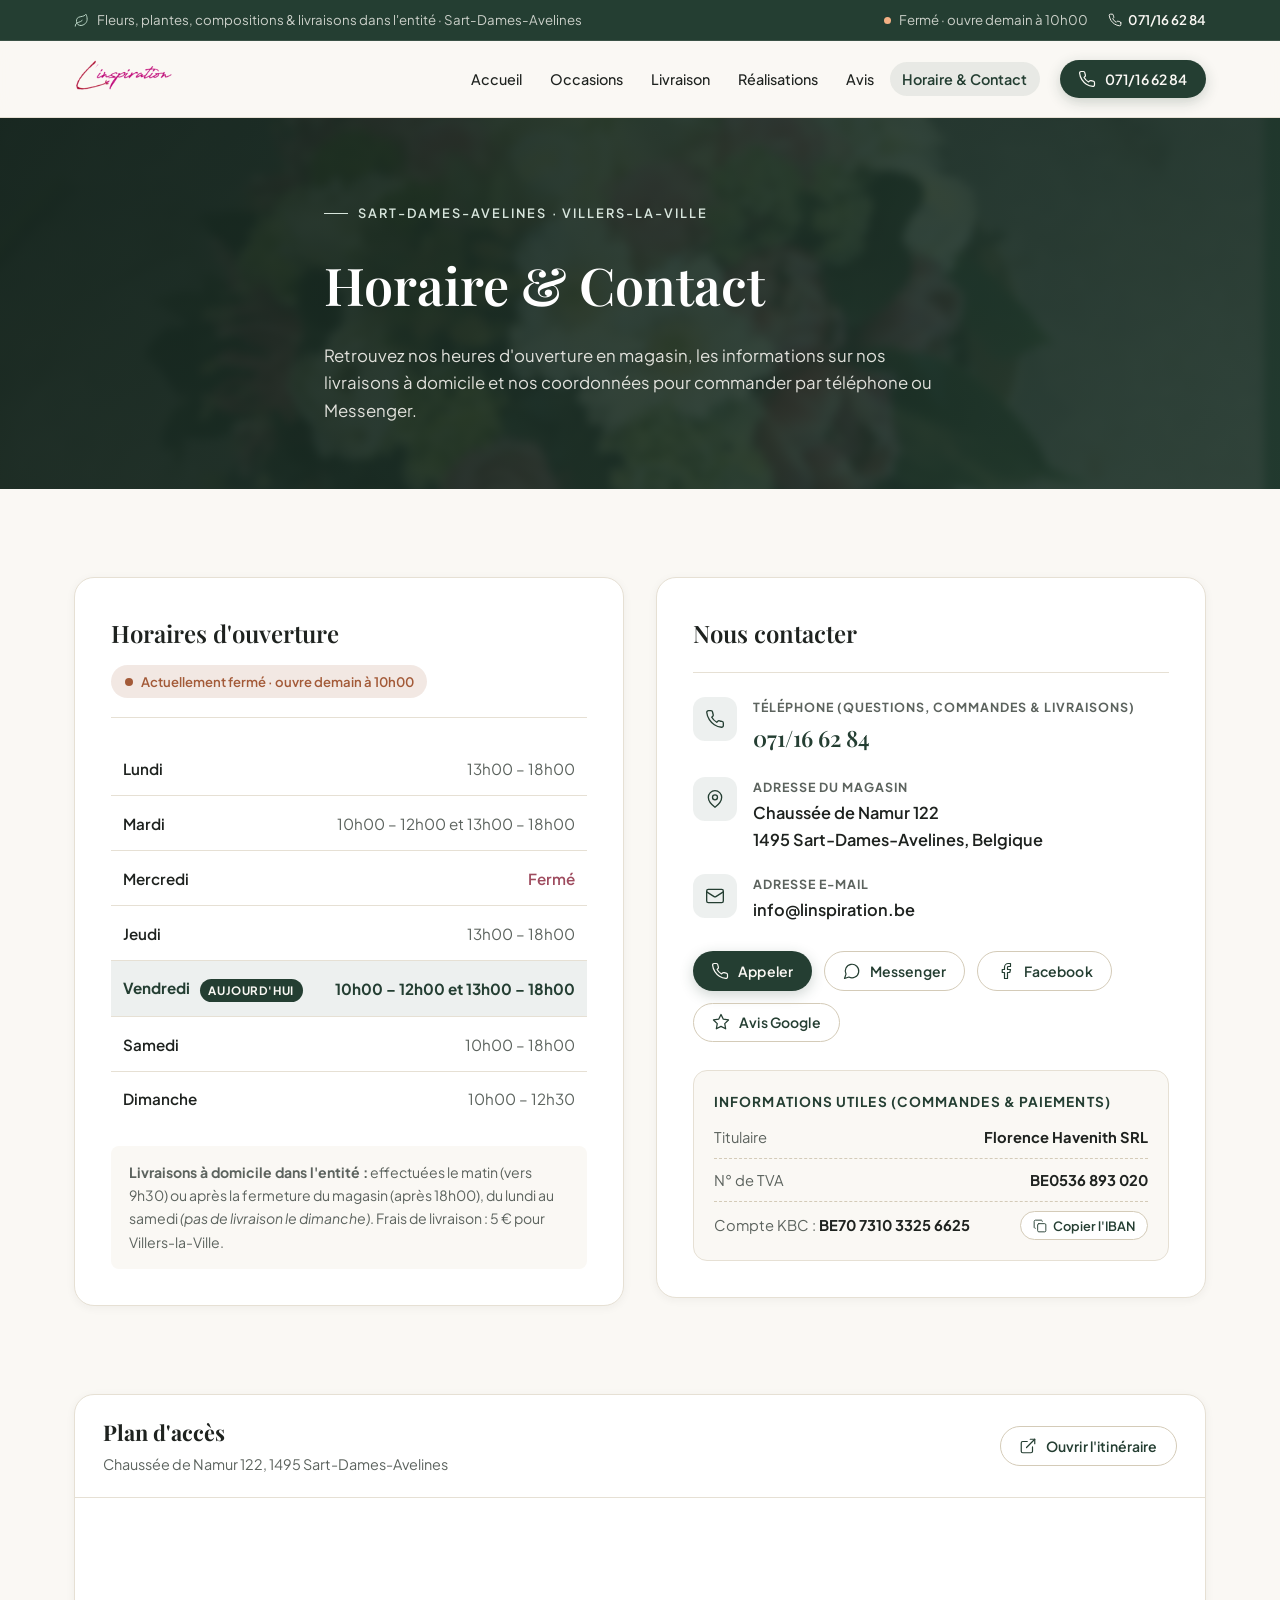
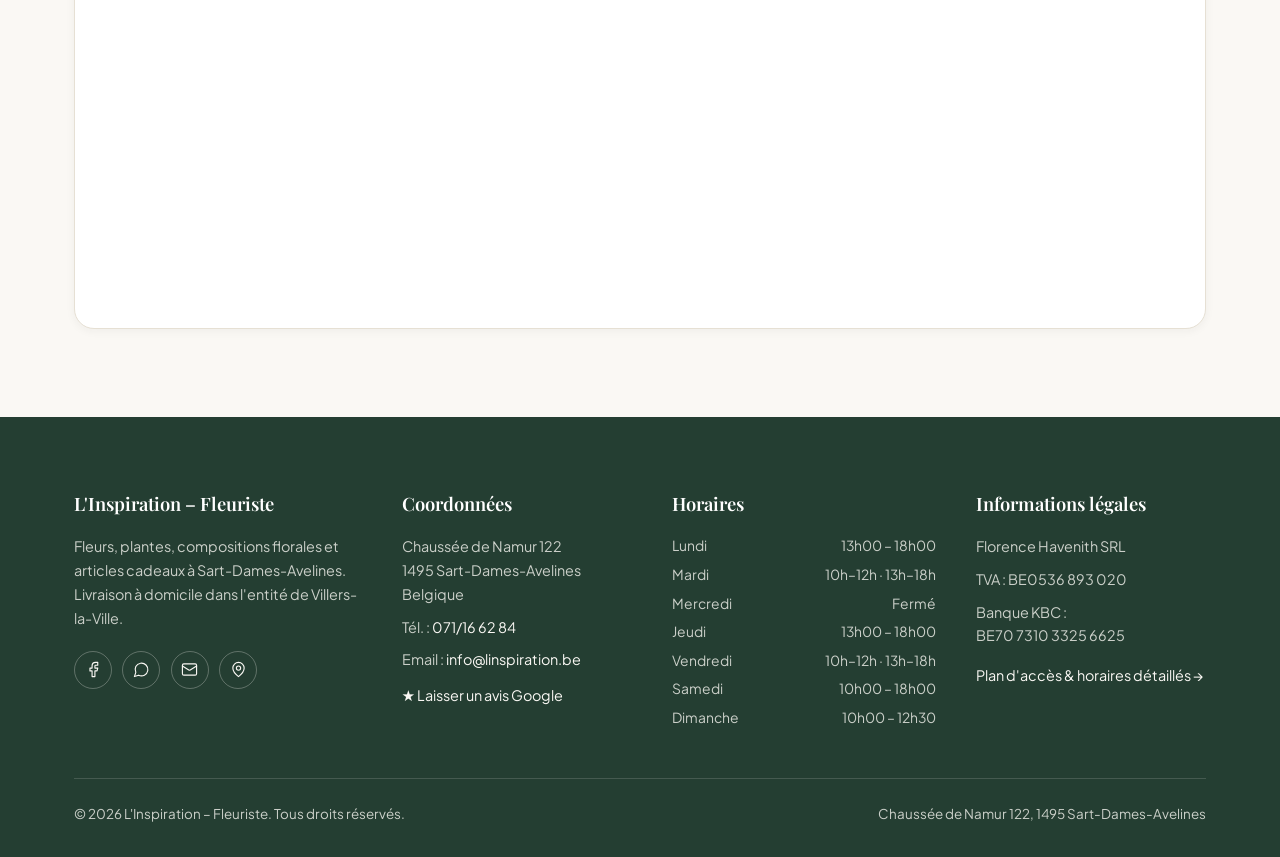
<file: horaire-contact.html>
<!DOCTYPE html>
<html lang="fr">
<head>
  <meta charset="UTF-8">
  <meta name="viewport" content="width=device-width, initial-scale=1.0">
  <title>Horaire &amp; Contact – L'Inspiration – Fleuriste</title>
  <meta name="description" content="Consultez les horaires d'ouverture, les modalités de livraison à domicile, le plan d'accès et les coordonnées de L'Inspiration – Fleuriste à Sart-Dames-Avelines.">
  <!-- Retirer cette balise lors de la mise en production finale -->
  <meta name="robots" content="noindex, nofollow">

  <link rel="preconnect" href="https://fonts.googleapis.com">
  <link rel="preconnect" href="https://fonts.gstatic.com" crossorigin>
  <link href="https://fonts.googleapis.com/css2?family=Playfair+Display:ital,wght@0,500;0,600;0,700;1,400&family=Plus+Jakarta+Sans:wght@400;500;600;700&display=swap" rel="stylesheet">
  <link rel="stylesheet" href="styles.css">
</head>
<body>
  <!-- Top bar -->
  <div class="topbar">
    <div class="container topbar__inner">
      <div class="topbar__left">
        <svg viewBox="0 0 24 24" fill="none" stroke="currentColor" stroke-width="1.6" stroke-linecap="round" stroke-linejoin="round" aria-hidden="true"><path d="M11 20A7 7 0 0 1 9.8 6.1C15.5 5 17 4.48 19 2c1 2 2 4.18 2 8 0 5.5-4.78 10-10 10Z"/><path d="M2 21c0-3 1.85-5.36 5.08-6C9.5 14.52 12 13 13 12"/></svg>
        <span>Fleurs, plantes, compositions &amp; livraisons dans l'entité · Sart-Dames-Avelines</span>
      </div>
      <div class="topbar__right">
        <span class="topbar__status js-open-status" data-status-format="short">
          <span class="status-dot" aria-hidden="true"></span>
          <span class="js-status-text">Horaires d'ouverture</span>
        </span>
        <a href="tel:+3271166284" class="topbar__phone">
          <svg viewBox="0 0 24 24" fill="none" stroke="currentColor" stroke-width="1.6" stroke-linecap="round" stroke-linejoin="round" aria-hidden="true"><path d="M22 16.92v3a2 2 0 0 1-2.18 2 19.79 19.79 0 0 1-8.63-3.07 19.5 19.5 0 0 1-6-6 19.79 19.79 0 0 1-3.07-8.67A2 2 0 0 1 4.11 2h3a2 2 0 0 1 2 1.72 12.84 12.84 0 0 0 .7 2.81 2 2 0 0 1-.45 2.11L8.09 9.91a16 16 0 0 0 6 6l1.27-1.27a2 2 0 0 1 2.11-.45 12.84 12.84 0 0 0 2.81.7A2 2 0 0 1 22 16.92z"/></svg>
          <span>071/16 62 84</span>
        </a>
      </div>
    </div>
  </div>

  <!-- Navigation principale -->
  <header class="navbar">
    <div class="container navbar__inner">
      <a href="index.html" class="navbar__brand" aria-label="L'Inspiration – Fleuriste, retour à l'accueil">
        <img src="assets/cropped-001-e1586112991215.png" alt="Logo L'Inspiration – Fleuriste" class="navbar__logo" width="104" height="48">
      </a>

      <nav class="navbar__menu" id="main-menu" aria-label="Navigation principale">
        <ul class="navbar__links">
          <li><a href="index.html" class="navbar__link">Accueil</a></li>
          <li><a href="index.html#occasions" class="navbar__link">Occasions</a></li>
          <li><a href="index.html#livraison" class="navbar__link">Livraison</a></li>
          <li><a href="index.html#realisations" class="navbar__link">Réalisations</a></li>
          <li><a href="index.html#avis" class="navbar__link">Avis</a></li>
          <li><a href="horaire-contact.html" class="navbar__link" aria-current="page">Horaire &amp; Contact</a></li>
        </ul>
        <a href="tel:+3271166284" class="btn btn--primary btn--sm">
          <svg viewBox="0 0 24 24" fill="none" stroke="currentColor" stroke-width="1.6" stroke-linecap="round" stroke-linejoin="round" aria-hidden="true"><path d="M22 16.92v3a2 2 0 0 1-2.18 2 19.79 19.79 0 0 1-8.63-3.07 19.5 19.5 0 0 1-6-6 19.79 19.79 0 0 1-3.07-8.67A2 2 0 0 1 4.11 2h3a2 2 0 0 1 2 1.72 12.84 12.84 0 0 0 .7 2.81 2 2 0 0 1-.45 2.11L8.09 9.91a16 16 0 0 0 6 6l1.27-1.27a2 2 0 0 1 2.11-.45 12.84 12.84 0 0 0 2.81.7A2 2 0 0 1 22 16.92z"/></svg>
          <span>071/16 62 84</span>
        </a>
      </nav>

      <button type="button" class="navbar__toggle" aria-label="Ouvrir le menu" aria-expanded="false" aria-controls="main-menu">
        <span></span>
        <span></span>
        <span></span>
      </button>
    </div>
  </header>

  <main>
    <!-- En-tête de page -->
    <section class="page-hero">
      <img src="assets/vasque-1920x1080.jpg" alt="" class="page-hero__bg" aria-hidden="true">
      <div class="page-hero__overlay" aria-hidden="true"></div>
      <div class="container page-hero__inner">
        <p class="hero__eyebrow">Sart-Dames-Avelines · Villers-la-Ville</p>
        <h1 class="page-hero__title">Horaire &amp; Contact</h1>
        <p class="page-hero__lead">
          Retrouvez nos heures d'ouverture en magasin, les informations sur nos livraisons à domicile et nos coordonnées pour commander par téléphone ou Messenger.
        </p>
      </div>
    </section>

    <!-- Grille Horaires + Coordonnées -->
    <section class="section">
      <div class="container contact-grid">
        <!-- Carte Horaires -->
        <div class="info-card reveal">
          <div class="info-card__head">
            <h2 class="info-card__title">Horaires d'ouverture</h2>
            <span class="status-pill js-open-status" data-status-format="long">
              <span class="status-dot" aria-hidden="true"></span>
              <span class="js-status-text">Vérification...</span>
            </span>
          </div>

          <table class="hours-table" aria-label="Horaires d'ouverture de la boutique">
            <tbody>
              <tr data-day-index="1">
                <th scope="row">Lundi</th>
                <td>13h00 – 18h00</td>
              </tr>
              <tr data-day-index="2">
                <th scope="row">Mardi</th>
                <td>10h00 – 12h00 et 13h00 – 18h00</td>
              </tr>
              <tr data-day-index="3">
                <th scope="row">Mercredi</th>
                <td class="is-closed-day">Fermé</td>
              </tr>
              <tr data-day-index="4">
                <th scope="row">Jeudi</th>
                <td>13h00 – 18h00</td>
              </tr>
              <tr data-day-index="5">
                <th scope="row">Vendredi</th>
                <td>10h00 – 12h00 et 13h00 – 18h00</td>
              </tr>
              <tr data-day-index="6">
                <th scope="row">Samedi</th>
                <td>10h00 – 18h00</td>
              </tr>
              <tr data-day-index="0">
                <th scope="row">Dimanche</th>
                <td>10h00 – 12h30</td>
              </tr>
            </tbody>
          </table>

          <p class="hours-note">
            <strong>Livraisons à domicile dans l'entité :</strong> effectuées le matin (vers 9h30) ou après la fermeture du magasin (après 18h00), du lundi au samedi <em>(pas de livraison le dimanche)</em>. Frais de livraison : 5 € pour Villers-la-Ville.
          </p>
        </div>

        <!-- Carte Coordonnées & Paiement -->
        <div class="info-card reveal">
          <div class="info-card__head">
            <h2 class="info-card__title">Nous contacter</h2>
          </div>

          <div class="contact-list">
            <div class="contact-item">
              <div class="contact-item__icon"><svg viewBox="0 0 24 24" fill="none" stroke="currentColor" stroke-width="1.6" stroke-linecap="round" stroke-linejoin="round" aria-hidden="true"><path d="M22 16.92v3a2 2 0 0 1-2.18 2 19.79 19.79 0 0 1-8.63-3.07 19.5 19.5 0 0 1-6-6 19.79 19.79 0 0 1-3.07-8.67A2 2 0 0 1 4.11 2h3a2 2 0 0 1 2 1.72 12.84 12.84 0 0 0 .7 2.81 2 2 0 0 1-.45 2.11L8.09 9.91a16 16 0 0 0 6 6l1.27-1.27a2 2 0 0 1 2.11-.45 12.84 12.84 0 0 0 2.81.7A2 2 0 0 1 22 16.92z"/></svg></div>
              <div>
                <span class="contact-item__label">Téléphone (questions, commandes &amp; livraisons)</span>
                <a href="tel:+3271166284" class="contact-item__value contact-item__value--lg contact-item__link">071/16 62 84</a>
              </div>
            </div>

            <div class="contact-item">
              <div class="contact-item__icon"><svg viewBox="0 0 24 24" fill="none" stroke="currentColor" stroke-width="1.6" stroke-linecap="round" stroke-linejoin="round" aria-hidden="true"><path d="M20 10c0 6-8 12-8 12s-8-6-8-12a8 8 0 0 1 16 0Z"/><circle cx="12" cy="10" r="3"/></svg></div>
              <div>
                <span class="contact-item__label">Adresse du magasin</span>
                <address class="contact-item__value">
                  Chaussée de Namur 122<br>
                  1495 Sart-Dames-Avelines, Belgique
                </address>
              </div>
            </div>

            <div class="contact-item">
              <div class="contact-item__icon"><svg viewBox="0 0 24 24" fill="none" stroke="currentColor" stroke-width="1.6" stroke-linecap="round" stroke-linejoin="round" aria-hidden="true"><rect width="20" height="16" x="2" y="4" rx="2"/><path d="m22 7-8.97 5.7a1.94 1.94 0 0 1-2.06 0L2 7"/></svg></div>
              <div>
                <span class="contact-item__label">Adresse e-mail</span>
                <a href="mailto:info@linspiration.be" class="contact-item__value contact-item__link">info@linspiration.be</a>
              </div>
            </div>
          </div>

          <div class="contact-actions">
            <a href="tel:+3271166284" class="btn btn--primary btn--sm">
              <svg viewBox="0 0 24 24" fill="none" stroke="currentColor" stroke-width="1.6" stroke-linecap="round" stroke-linejoin="round" aria-hidden="true"><path d="M22 16.92v3a2 2 0 0 1-2.18 2 19.79 19.79 0 0 1-8.63-3.07 19.5 19.5 0 0 1-6-6 19.79 19.79 0 0 1-3.07-8.67A2 2 0 0 1 4.11 2h3a2 2 0 0 1 2 1.72 12.84 12.84 0 0 0 .7 2.81 2 2 0 0 1-.45 2.11L8.09 9.91a16 16 0 0 0 6 6l1.27-1.27a2 2 0 0 1 2.11-.45 12.84 12.84 0 0 0 2.81.7A2 2 0 0 1 22 16.92z"/></svg>
              <span>Appeler</span>
            </a>
            <a href="https://www.messenger.com/t/1803857509942127" target="_blank" rel="noopener noreferrer" class="btn btn--outline btn--sm">
              <svg viewBox="0 0 24 24" fill="none" stroke="currentColor" stroke-width="1.6" stroke-linecap="round" stroke-linejoin="round" aria-hidden="true"><path d="M7.9 20A9 9 0 1 0 4 16.1L2 22Z"/></svg>
              <span>Messenger</span>
            </a>
            <a href="https://www.facebook.com/p/Linspiration-100057343633912/?locale=fr_FR" target="_blank" rel="noopener noreferrer" class="btn btn--outline btn--sm">
              <svg viewBox="0 0 24 24" fill="none" stroke="currentColor" stroke-width="1.6" stroke-linecap="round" stroke-linejoin="round" aria-hidden="true"><path d="M18 2h-3a5 5 0 0 0-5 5v3H7v4h3v8h4v-8h3l1-4h-4V7a1 1 0 0 1 1-1h3z"/></svg>
              <span>Facebook</span>
            </a>
            <a href="https://search.google.com/local/writereview?placeid=ChIJPRrcogcrwkcR54Jz701hMEM" target="_blank" rel="noopener noreferrer" class="btn btn--outline btn--sm">
              <svg viewBox="0 0 24 24" fill="none" stroke="currentColor" stroke-width="1.7" stroke-linecap="round" stroke-linejoin="round" aria-hidden="true"><polygon points="12 2 15.09 8.26 22 9.27 17 14.14 18.18 21.02 12 17.77 5.82 21.02 7 14.14 2 9.27 8.91 8.26 12 2"/></svg>
              <span>Avis Google</span>
            </a>
          </div>

          <div class="payment-box">
            <h3 class="payment-box__title">Informations utiles (commandes &amp; paiements)</h3>
            <div class="payment-box__row">
              <span>Titulaire</span>
              <strong>Florence Havenith SRL</strong>
            </div>
            <div class="payment-box__row">
              <span>N° de TVA</span>
              <strong>BE0536 893 020</strong>
            </div>
            <div class="payment-box__row">
              <span>Compte KBC : <strong>BE70 7310 3325 6625</strong></span>
              <button type="button" class="copy-btn js-copy-iban" data-copy="BE70 7310 3325 6625">
                <svg viewBox="0 0 24 24" fill="none" stroke="currentColor" stroke-width="1.6" stroke-linecap="round" stroke-linejoin="round" aria-hidden="true"><rect width="14" height="14" x="8" y="8" rx="2" ry="2"/><path d="M4 16c-1.1 0-2-.9-2-2V4c0-1.1.9-2 2-2h10c1.1 0 2 .9 2 2"/></svg>
                <span class="js-copy-label">Copier l'IBAN</span>
              </button>
            </div>
          </div>
        </div>
      </div>
    </section>

    <!-- Carte interactive -->
    <section class="section map-section">
      <div class="container">
        <div class="map-card reveal">
          <div class="map-card__bar">
            <div>
              <h2>Plan d'accès</h2>
              <span style="font-size: 0.9rem; color: var(--text-muted);">Chaussée de Namur 122, 1495 Sart-Dames-Avelines</span>
            </div>
            <a href="https://goo.gl/maps/VJ64r3A7Ef9FLyR17" target="_blank" rel="noopener noreferrer" class="btn btn--outline btn--sm">
              <svg viewBox="0 0 24 24" fill="none" stroke="currentColor" stroke-width="1.6" stroke-linecap="round" stroke-linejoin="round" aria-hidden="true"><path d="M18 13v6a2 2 0 0 1-2 2H5a2 2 0 0 1-2-2V8a2 2 0 0 1 2-2h6"/><polyline points="15 3 21 3 21 9"/><line x1="10" x2="21" y1="14" y2="3"/></svg>
              <span>Ouvrir l'itinéraire</span>
            </a>
          </div>
          <iframe
            class="map-card__frame"
            title="Plan d'accès – L'Inspiration Fleuriste à Sart-Dames-Avelines"
            src="https://maps.google.com/maps?q=Chauss%C3%A9e%20de%20Namur,%20122%201495%20Sart-Dames-Avelines&z=14&output=embed&iwloc=near"
            loading="lazy"
            referrerpolicy="no-referrer-when-downgrade"
            allowfullscreen>
          </iframe>
        </div>
      </div>
    </section>
  </main>

  <!-- Pied de page -->
  <footer class="footer">
    <div class="container">
      <div class="footer__grid">
        <div>
          <h3 class="footer__title">L'Inspiration – Fleuriste</h3>
          <p class="footer__text">Fleurs, plantes, compositions florales et articles cadeaux à Sart-Dames-Avelines. Livraison à domicile dans l'entité de Villers-la-Ville.</p>
          <div class="footer__socials">
            <a href="https://www.facebook.com/p/Linspiration-100057343633912/?locale=fr_FR" target="_blank" rel="noopener noreferrer" class="footer__social" aria-label="Facebook">
              <svg viewBox="0 0 24 24" fill="none" stroke="currentColor" stroke-width="1.6" stroke-linecap="round" stroke-linejoin="round" aria-hidden="true"><path d="M18 2h-3a5 5 0 0 0-5 5v3H7v4h3v8h4v-8h3l1-4h-4V7a1 1 0 0 1 1-1h3z"/></svg>
            </a>
            <a href="https://www.messenger.com/t/1803857509942127" target="_blank" rel="noopener noreferrer" class="footer__social" aria-label="Messenger">
              <svg viewBox="0 0 24 24" fill="none" stroke="currentColor" stroke-width="1.6" stroke-linecap="round" stroke-linejoin="round" aria-hidden="true"><path d="M7.9 20A9 9 0 1 0 4 16.1L2 22Z"/></svg>
            </a>
            <a href="mailto:info@linspiration.be" class="footer__social" aria-label="Envoyer un email">
              <svg viewBox="0 0 24 24" fill="none" stroke="currentColor" stroke-width="1.6" stroke-linecap="round" stroke-linejoin="round" aria-hidden="true"><rect width="20" height="16" x="2" y="4" rx="2"/><path d="m22 7-8.97 5.7a1.94 1.94 0 0 1-2.06 0L2 7"/></svg>
            </a>
            <a href="https://goo.gl/maps/VJ64r3A7Ef9FLyR17" target="_blank" rel="noopener noreferrer" class="footer__social" aria-label="Voir sur Google Maps">
              <svg viewBox="0 0 24 24" fill="none" stroke="currentColor" stroke-width="1.6" stroke-linecap="round" stroke-linejoin="round" aria-hidden="true"><path d="M20 10c0 6-8 12-8 12s-8-6-8-12a8 8 0 0 1 16 0Z"/><circle cx="12" cy="10" r="3"/></svg>
            </a>
          </div>
        </div>

        <div>
          <h3 class="footer__title">Coordonnées</h3>
          <address class="footer__text">
            Chaussée de Namur 122<br>
            1495 Sart-Dames-Avelines<br>
            Belgique
          </address>
          <p class="footer__text">
            Tél. : <a href="tel:+3271166284" class="footer__link">071/16 62 84</a>
          </p>
          <p class="footer__text">
            Email : <a href="mailto:info@linspiration.be" class="footer__link">info@linspiration.be</a>
          </p>
          <p class="footer__text" style="margin-top: 0.75rem;">
            <a href="https://search.google.com/local/writereview?placeid=ChIJPRrcogcrwkcR54Jz701hMEM" target="_blank" rel="noopener noreferrer" class="footer__link">★ Laisser un avis Google</a>
          </p>
        </div>

        <div>
          <h3 class="footer__title">Horaires</h3>
          <ul class="footer__hours">
            <li><span>Lundi</span><span>13h00 – 18h00</span></li>
            <li><span>Mardi</span><span>10h–12h · 13h–18h</span></li>
            <li><span>Mercredi</span><span>Fermé</span></li>
            <li><span>Jeudi</span><span>13h00 – 18h00</span></li>
            <li><span>Vendredi</span><span>10h–12h · 13h–18h</span></li>
            <li><span>Samedi</span><span>10h00 – 18h00</span></li>
            <li><span>Dimanche</span><span>10h00 – 12h30</span></li>
          </ul>
        </div>

        <div>
          <h3 class="footer__title">Informations légales</h3>
          <p class="footer__text">Florence Havenith SRL</p>
          <p class="footer__text">TVA : BE0536 893 020</p>
          <p class="footer__text">Banque KBC :<br>BE70 7310 3325 6625</p>
          <p class="footer__text" style="margin-top: 1rem;">
            <a href="horaire-contact.html" class="footer__link">Plan d'accès &amp; horaires détaillés →</a>
          </p>
        </div>
      </div>

      <div class="footer__bottom">
        <span>© 2026 L'Inspiration – Fleuriste. Tous droits réservés.</span>
        <span>Chaussée de Namur 122, 1495 Sart-Dames-Avelines</span>
      </div>
    </div>
  </footer>

  <script src="script.js" defer></script>
</body>
</html>
</file>
<file: styles.css>
/* ==========================================================================
   L'Inspiration – Fleuriste | Stylesheet
   Esthétique : Atelier Botanique Éditorial
   ========================================================================== */

:root {
  /* Palette */
  --bg-primary: #FAF8F4;
  --bg-secondary: #F1EDE4;
  --surface: #FFFFFF;
  --border: #E6E0D4;
  --border-strong: #D4CBB8;

  --primary: #243E32;
  --primary-hover: #1A2E25;
  --primary-soft: rgba(36, 62, 50, 0.08);
  --accent: #9E4B5E;
  --accent-soft: rgba(158, 75, 94, 0.1);
  --gold: #C88A2E;

  --text-main: #1E221F;
  --text-muted: #5C635E;
  --text-on-dark: #FAF8F4;
  --text-on-dark-muted: rgba(250, 248, 244, 0.78);

  --status-open: #2E7D4F;
  --status-open-bg: rgba(46, 125, 79, 0.14);
  --status-closed: #A35A38;
  --status-closed-bg: rgba(163, 90, 56, 0.14);

  /* Typographie */
  --font-serif: "Playfair Display", Georgia, "Times New Roman", serif;
  --font-sans: "Plus Jakarta Sans", -apple-system, BlinkMacSystemFont, "Segoe UI", sans-serif;

  /* Rayons & Ombres */
  --radius-sm: 8px;
  --radius-md: 14px;
  --radius-lg: 20px;
  --radius-pill: 9999px;

  --shadow-sm: 0 2px 10px rgba(30, 34, 31, 0.05);
  --shadow-md: 0 10px 30px rgba(30, 34, 31, 0.08);
  --shadow-lg: 0 20px 50px rgba(20, 30, 25, 0.18);

  /* Transitions */
  --ease: cubic-bezier(0.22, 1, 0.36, 1);
  --t-fast: 180ms var(--ease);
  --t-normal: 300ms var(--ease);
  --t-slow: 500ms var(--ease);

  /* Layout */
  --container: 1180px;
  --nav-height: 76px;
}

/* Reset & Base
   ========================================================================== */
*,
*::before,
*::after {
  box-sizing: border-box;
}

html {
  scroll-behavior: smooth;
  -webkit-text-size-adjust: 100%;
}

body {
  margin: 0;
  font-family: var(--font-sans);
  font-size: 16px;
  line-height: 1.65;
  color: var(--text-main);
  background-color: var(--bg-primary);
  -webkit-font-smoothing: antialiased;
  -moz-osx-font-smoothing: grayscale;
}

img {
  display: block;
  max-width: 100%;
  height: auto;
}

a {
  color: inherit;
  text-decoration: none;
}

ul,
ol {
  margin: 0;
  padding: 0;
  list-style: none;
}

button {
  font-family: inherit;
  font-size: inherit;
  color: inherit;
  background: none;
  border: none;
  cursor: pointer;
}

address {
  font-style: normal;
}

:focus-visible {
  outline: 2px solid var(--accent);
  outline-offset: 3px;
}

.sr-only {
  position: absolute;
  width: 1px;
  height: 1px;
  padding: 0;
  margin: -1px;
  overflow: hidden;
  clip: rect(0, 0, 0, 0);
  white-space: nowrap;
  border: 0;
}

.container {
  width: 100%;
  max-width: var(--container);
  margin: 0 auto;
  padding: 0 1.5rem;
}

/* Boutons & Badges
   ========================================================================== */
.btn {
  display: inline-flex;
  align-items: center;
  justify-content: center;
  gap: 0.55rem;
  padding: 0.85rem 1.5rem;
  border-radius: var(--radius-pill);
  font-size: 0.94rem;
  font-weight: 600;
  letter-spacing: 0.01em;
  line-height: 1.2;
  transition: background-color var(--t-fast), color var(--t-fast), border-color var(--t-fast), transform var(--t-fast), box-shadow var(--t-fast);
  white-space: nowrap;
}

.btn svg {
  width: 18px;
  height: 18px;
  flex-shrink: 0;
}

.btn:active {
  transform: translateY(1px);
}

.btn--primary {
  background-color: var(--primary);
  color: var(--text-on-dark);
  box-shadow: 0 4px 14px rgba(36, 62, 50, 0.22);
}

.btn--primary:hover {
  background-color: var(--primary-hover);
  transform: translateY(-1px);
  box-shadow: 0 8px 20px rgba(36, 62, 50, 0.28);
}

.btn--light {
  background-color: var(--bg-primary);
  color: var(--primary);
  box-shadow: 0 4px 16px rgba(0, 0, 0, 0.16);
}

.btn--light:hover {
  background-color: #FFFFFF;
  transform: translateY(-1px);
}

.btn--outline-light {
  background-color: rgba(250, 248, 244, 0.12);
  color: var(--text-on-dark);
  border: 1px solid rgba(250, 248, 244, 0.45);
  backdrop-filter: blur(8px);
  -webkit-backdrop-filter: blur(8px);
}

.btn--outline-light:hover {
  background-color: rgba(250, 248, 244, 0.22);
  border-color: var(--text-on-dark);
  transform: translateY(-1px);
}

.btn--outline {
  background-color: transparent;
  color: var(--primary);
  border: 1px solid var(--border-strong);
}

.btn--outline:hover {
  background-color: var(--primary-soft);
  border-color: var(--primary);
}

.btn--sm {
  padding: 0.6rem 1.15rem;
  font-size: 0.875rem;
}

/* Status Pill */
.status-pill {
  display: inline-flex;
  align-items: center;
  gap: 0.5rem;
  padding: 0.35rem 0.85rem;
  border-radius: var(--radius-pill);
  font-size: 0.82rem;
  font-weight: 600;
  background-color: var(--bg-secondary);
  color: var(--text-muted);
}

.status-pill .status-dot {
  width: 8px;
  height: 8px;
  border-radius: 50%;
  background-color: currentColor;
  flex-shrink: 0;
}

.status-pill.is-open {
  background-color: var(--status-open-bg);
  color: var(--status-open);
}

.status-pill.is-closed {
  background-color: var(--status-closed-bg);
  color: var(--status-closed);
}

.status-pill--hero {
  background-color: rgba(250, 248, 244, 0.14);
  color: var(--text-on-dark);
  border: 1px solid rgba(250, 248, 244, 0.24);
  backdrop-filter: blur(8px);
  -webkit-backdrop-filter: blur(8px);
}

.status-pill--hero.is-open .status-dot {
  background-color: #6EE7A0;
  box-shadow: 0 0 0 3px rgba(110, 231, 160, 0.25);
}

.status-pill--hero.is-closed .status-dot {
  background-color: #F4B084;
}

/* Top Bar
   ========================================================================== */
.topbar {
  background-color: var(--primary);
  color: var(--text-on-dark);
  font-size: 0.83rem;
  border-bottom: 1px solid rgba(250, 248, 244, 0.1);
}

.topbar__inner {
  display: flex;
  align-items: center;
  justify-content: space-between;
  gap: 1rem;
  min-height: 40px;
  padding-top: 0.35rem;
  padding-bottom: 0.35rem;
}

.topbar__left {
  display: flex;
  align-items: center;
  gap: 0.5rem;
  color: var(--text-on-dark-muted);
}

.topbar__left svg {
  width: 15px;
  height: 15px;
  color: #B9D4C5;
  flex-shrink: 0;
}

.topbar__right {
  display: flex;
  align-items: center;
  gap: 1.25rem;
}

.topbar__status {
  display: inline-flex;
  align-items: center;
  gap: 0.45rem;
  color: var(--text-on-dark-muted);
}

.topbar__status .status-dot {
  width: 7px;
  height: 7px;
  border-radius: 50%;
  background-color: #B9D4C5;
}

.topbar__status.is-open .status-dot {
  background-color: #6EE7A0;
}

.topbar__status.is-closed .status-dot {
  background-color: #F4B084;
}

.topbar__phone {
  display: inline-flex;
  align-items: center;
  gap: 0.4rem;
  font-weight: 600;
  color: var(--text-on-dark);
  transition: opacity var(--t-fast);
}

.topbar__phone svg {
  width: 14px;
  height: 14px;
}

.topbar__phone:hover {
  opacity: 0.82;
}

/* Navigation
   ========================================================================== */
.navbar {
  position: sticky;
  top: 0;
  z-index: 100;
  background-color: rgba(250, 248, 244, 0.92);
  backdrop-filter: blur(14px);
  -webkit-backdrop-filter: blur(14px);
  border-bottom: 1px solid var(--border);
  transition: box-shadow var(--t-normal), background-color var(--t-normal);
}

.navbar.is-scrolled {
  background-color: rgba(250, 248, 244, 0.98);
  box-shadow: var(--shadow-sm);
}

.navbar__inner {
  display: flex;
  align-items: center;
  justify-content: space-between;
  gap: 1.25rem;
  height: var(--nav-height);
}

.navbar__brand {
  display: inline-flex;
  align-items: center;
  gap: 0.75rem;
  flex-shrink: 0;
}

.navbar__logo {
  height: 48px;
  width: auto;
  mix-blend-mode: multiply;
  filter: contrast(1.06);
  transition: transform var(--t-fast);
}

.navbar__brand:hover .navbar__logo {
  transform: scale(1.02);
}

.navbar__menu {
  display: flex;
  align-items: center;
  gap: 1.25rem;
}

.navbar__links {
  display: flex;
  align-items: center;
  gap: 0.2rem;
}

.navbar__link {
  position: relative;
  padding: 0.5rem 0.78rem;
  border-radius: var(--radius-pill);
  font-size: 0.9rem;
  font-weight: 500;
  color: var(--text-main);
  transition: color var(--t-fast), background-color var(--t-fast);
  white-space: nowrap;
}

.navbar__link:hover {
  color: var(--primary);
  background-color: var(--primary-soft);
}

.navbar__link[aria-current="page"] {
  color: var(--primary);
  font-weight: 600;
  background-color: var(--primary-soft);
}

.navbar__toggle {
  display: none;
  flex-direction: column;
  justify-content: center;
  align-items: center;
  gap: 5px;
  width: 44px;
  height: 44px;
  border-radius: var(--radius-sm);
  border: 1px solid var(--border);
  background-color: var(--surface);
}

.navbar__toggle span {
  display: block;
  width: 20px;
  height: 2px;
  background-color: var(--text-main);
  border-radius: 2px;
  transition: transform var(--t-fast), opacity var(--t-fast);
}

.navbar__toggle[aria-expanded="true"] span:nth-child(1) {
  transform: translateY(7px) rotate(45deg);
}

.navbar__toggle[aria-expanded="true"] span:nth-child(2) {
  opacity: 0;
}

.navbar__toggle[aria-expanded="true"] span:nth-child(3) {
  transform: translateY(-7px) rotate(-45deg);
}

/* Section Headers
   ========================================================================== */
.section {
  padding: 5.5rem 0;
  scroll-margin-top: calc(var(--nav-height) + 12px);
}

.section--tinted {
  background-color: var(--bg-secondary);
}

.section-header {
  max-width: 660px;
  margin: 0 auto 3.25rem;
  text-align: center;
}

.eyebrow {
  display: inline-block;
  font-size: 0.78rem;
  font-weight: 700;
  text-transform: uppercase;
  letter-spacing: 0.16em;
  color: var(--accent);
  margin-bottom: 0.75rem;
}

.section-title {
  font-family: var(--font-serif);
  font-size: clamp(2rem, 4vw, 2.75rem);
  font-weight: 600;
  line-height: 1.18;
  color: var(--text-main);
  margin: 0 0 1rem;
}

.section-lead {
  font-size: 1.03rem;
  color: var(--text-muted);
  margin: 0;
}

/* Hero (Accueil)
   ========================================================================== */
.hero {
  position: relative;
  min-height: min(82vh, 720px);
  display: flex;
  align-items: center;
  overflow: hidden;
  background-color: #1A2B23;
  padding: 4.5rem 0;
}

.hero__bg {
  position: absolute;
  inset: -16px;
  width: calc(100% + 32px);
  height: calc(100% + 32px);
  object-fit: cover;
  object-position: center;
  filter: blur(5px) brightness(0.75);
  transform: scale(1.04);
}

.hero__overlay {
  position: absolute;
  inset: 0;
  background: linear-gradient(
    115deg,
    rgba(22, 39, 31, 0.88) 0%,
    rgba(28, 50, 40, 0.76) 52%,
    rgba(22, 39, 31, 0.62) 100%
  );
}

.hero__grid {
  position: relative;
  z-index: 2;
  display: grid;
  grid-template-columns: minmax(0, 1.18fr) minmax(0, 0.82fr);
  gap: 3.5rem;
  align-items: center;
}

.hero__content {
  color: var(--text-on-dark);
}

.hero__eyebrow {
  display: inline-flex;
  align-items: center;
  gap: 0.6rem;
  font-size: 0.8rem;
  font-weight: 600;
  text-transform: uppercase;
  letter-spacing: 0.16em;
  color: #D7E5DC;
  margin-bottom: 1.15rem;
}

.hero__eyebrow::before {
  content: "";
  width: 24px;
  height: 1px;
  background-color: #D7E5DC;
}

.hero__title {
  font-family: var(--font-serif);
  font-size: clamp(2.4rem, 5.2vw, 3.9rem);
  font-weight: 600;
  line-height: 1.08;
  margin: 0 0 1.25rem;
  color: #FFFFFF;
}

.hero__title em {
  font-style: italic;
  font-weight: 400;
  color: #D5E8D9;
  display: block;
  margin-top: 0.2rem;
}

.hero__subtitle {
  font-size: 1.08rem;
  line-height: 1.7;
  color: rgba(250, 248, 244, 0.9);
  max-width: 540px;
  margin: 0 0 1.6rem;
}

.hero__actions {
  display: flex;
  flex-wrap: wrap;
  gap: 0.9rem;
  margin-bottom: 1.8rem;
}

.hero__meta {
  display: flex;
  flex-wrap: wrap;
  align-items: center;
  gap: 0.85rem 1.25rem;
  font-size: 0.88rem;
  color: var(--text-on-dark-muted);
}

.hero__today {
  display: inline-flex;
  align-items: center;
  gap: 0.45rem;
}

.hero__today svg {
  width: 16px;
  height: 16px;
  opacity: 0.85;
}

.hero__showcase {
  position: relative;
  justify-self: end;
  width: 100%;
  max-width: 410px;
}

.hero__frame {
  position: relative;
  border-radius: var(--radius-lg);
  overflow: hidden;
  border: 6px solid rgba(250, 248, 244, 0.92);
  box-shadow: var(--shadow-lg);
  aspect-ratio: 4 / 5;
  background-color: var(--bg-secondary);
}

.hero__frame img {
  width: 100%;
  height: 100%;
  object-fit: cover;
}

.hero__caption {
  position: absolute;
  left: 1rem;
  right: 1rem;
  bottom: 1rem;
  padding: 0.8rem 1rem;
  border-radius: var(--radius-md);
  background-color: rgba(250, 248, 244, 0.94);
  backdrop-filter: blur(8px);
  -webkit-backdrop-filter: blur(8px);
  color: var(--text-main);
  display: flex;
  align-items: center;
  justify-content: space-between;
  gap: 0.75rem;
  font-size: 0.85rem;
}

.hero__caption strong {
  display: block;
  font-family: var(--font-serif);
  font-size: 0.98rem;
  color: var(--primary);
}

.hero__caption span {
  color: var(--text-muted);
  font-size: 0.8rem;
}

/* Section Occasions & Sur-mesure
   ========================================================================== */
.occasions-grid {
  display: grid;
  grid-template-columns: repeat(2, 1fr);
  gap: 1.5rem;
}

.occasion-card {
  position: relative;
  background-color: var(--surface);
  border: 1px solid var(--border);
  border-radius: var(--radius-lg);
  padding: 2rem;
  display: flex;
  gap: 1.35rem;
  align-items: flex-start;
  box-shadow: var(--shadow-sm);
  transition: transform var(--t-normal), box-shadow var(--t-normal), border-color var(--t-normal);
}

.occasion-card:hover {
  transform: translateY(-4px);
  box-shadow: var(--shadow-md);
  border-color: var(--border-strong);
}

.occasion-card__icon {
  width: 54px;
  height: 54px;
  border-radius: 14px;
  background-color: var(--primary-soft);
  color: var(--primary);
  display: flex;
  align-items: center;
  justify-content: center;
  flex-shrink: 0;
}

.occasion-card__icon svg {
  width: 25px;
  height: 25px;
}

.occasion-card__kicker {
  display: inline-block;
  font-size: 0.72rem;
  font-weight: 700;
  text-transform: uppercase;
  letter-spacing: 0.12em;
  color: var(--accent);
  margin-bottom: 0.35rem;
}

.occasion-card__title {
  font-family: var(--font-serif);
  font-size: 1.35rem;
  font-weight: 600;
  margin: 0 0 0.55rem;
  color: var(--text-main);
}

.occasion-card__desc {
  margin: 0 0 0.95rem;
  font-size: 0.94rem;
  color: var(--text-muted);
}

.occasion-card__tags {
  display: flex;
  flex-wrap: wrap;
  gap: 0.45rem;
}

.occasion-card__tags span {
  font-size: 0.78rem;
  font-weight: 500;
  color: var(--primary);
  background-color: var(--bg-primary);
  border: 1px solid var(--border);
  padding: 0.22rem 0.65rem;
  border-radius: var(--radius-pill);
}

/* Section Livraison à domicile
   ========================================================================== */
.delivery-layout {
  display: grid;
  grid-template-columns: minmax(0, 1.05fr) minmax(0, 0.95fr);
  gap: 2.25rem;
  align-items: stretch;
}

.delivery-main {
  background-color: var(--surface);
  border: 1px solid var(--border);
  border-radius: var(--radius-lg);
  padding: 2.5rem;
  box-shadow: var(--shadow-sm);
  display: flex;
  flex-direction: column;
  justify-content: space-between;
}

.delivery-main__title {
  font-family: var(--font-serif);
  font-size: clamp(1.85rem, 3.4vw, 2.4rem);
  font-weight: 600;
  line-height: 1.18;
  margin: 0 0 0.9rem;
  color: var(--text-main);
}

.delivery-main__lead {
  font-size: 0.98rem;
  color: var(--text-muted);
  margin: 0 0 1.75rem;
}

.delivery-facts {
  display: grid;
  grid-template-columns: repeat(2, minmax(0, 1fr));
  gap: 1rem;
  margin-bottom: 1.85rem;
}

.delivery-fact {
  padding: 1.1rem 1.15rem;
  border-radius: var(--radius-md);
  background-color: var(--bg-primary);
  border: 1px solid var(--border);
}

.delivery-fact__head {
  display: flex;
  align-items: center;
  gap: 0.5rem;
  font-size: 0.78rem;
  font-weight: 700;
  text-transform: uppercase;
  letter-spacing: 0.08em;
  color: var(--primary);
  margin-bottom: 0.35rem;
}

.delivery-fact__head svg {
  width: 16px;
  height: 16px;
  color: var(--accent);
  flex-shrink: 0;
}

.delivery-fact p {
  margin: 0;
  font-size: 0.9rem;
  color: var(--text-main);
  line-height: 1.5;
}

.delivery-fact small {
  display: block;
  margin-top: 0.2rem;
  font-size: 0.8rem;
  color: var(--text-muted);
}

.delivery-steps-card {
  background-color: var(--primary);
  color: var(--text-on-dark);
  border-radius: var(--radius-lg);
  padding: 2.5rem;
  box-shadow: var(--shadow-md);
  display: flex;
  flex-direction: column;
  justify-content: space-between;
  gap: 1.5rem;
}

.delivery-steps-card__eyebrow {
  font-size: 0.76rem;
  font-weight: 700;
  text-transform: uppercase;
  letter-spacing: 0.16em;
  color: #B9D4C5;
  margin-bottom: 0.5rem;
  display: block;
}

.delivery-steps-card__title {
  font-family: var(--font-serif);
  font-size: 1.65rem;
  font-weight: 600;
  margin: 0 0 1.4rem;
  color: #FFFFFF;
}

.delivery-steps {
  display: grid;
  gap: 1.15rem;
}

.delivery-step {
  display: flex;
  align-items: flex-start;
  gap: 0.95rem;
}

.delivery-step__num {
  width: 30px;
  height: 30px;
  border-radius: 50%;
  background-color: rgba(250, 248, 244, 0.14);
  border: 1px solid rgba(250, 248, 244, 0.3);
  color: #FFFFFF;
  font-family: var(--font-serif);
  font-weight: 700;
  font-size: 0.95rem;
  display: flex;
  align-items: center;
  justify-content: center;
  flex-shrink: 0;
  margin-top: 2px;
}

.delivery-step strong {
  display: block;
  font-size: 0.96rem;
  color: #FFFFFF;
  margin-bottom: 0.2rem;
}

.delivery-step p {
  margin: 0;
  font-size: 0.89rem;
  color: var(--text-on-dark-muted);
  line-height: 1.55;
}

.delivery-bank {
  padding: 1.15rem 1.25rem;
  border-radius: var(--radius-md);
  background-color: rgba(250, 248, 244, 0.09);
  border: 1px solid rgba(250, 248, 244, 0.2);
}

.delivery-bank__label {
  font-size: 0.75rem;
  font-weight: 700;
  text-transform: uppercase;
  letter-spacing: 0.1em;
  color: #B9D4C5;
  margin-bottom: 0.35rem;
  display: block;
}

.delivery-bank__row {
  display: flex;
  align-items: center;
  justify-content: space-between;
  flex-wrap: wrap;
  gap: 0.65rem;
  font-size: 0.9rem;
}

.delivery-bank__row strong {
  color: #FFFFFF;
}

.copy-btn--on-dark {
  color: var(--primary);
  background-color: var(--bg-primary);
  border-color: transparent;
}

.copy-btn--on-dark:hover {
  background-color: #FFFFFF;
  color: var(--primary);
  border-color: transparent;
}

.delivery-actions {
  display: flex;
  flex-wrap: wrap;
  gap: 0.85rem;
}

/* Carrousel des créations Facebook (fb_images/)
   ========================================================================== */
.carousel-header {
  display: flex;
  align-items: flex-end;
  justify-content: space-between;
  flex-wrap: wrap;
  gap: 1.5rem;
  margin-bottom: 2.25rem;
}

.carousel-header__text {
  max-width: 620px;
}

.carousel-header__text .section-title {
  margin-bottom: 0.6rem;
}

.carousel-controls {
  display: flex;
  align-items: center;
  gap: 0.75rem;
}

.carousel-counter {
  font-size: 0.86rem;
  font-weight: 600;
  color: var(--text-muted);
  margin-right: 0.35rem;
  font-variant-numeric: tabular-nums;
}

.carousel-btn {
  width: 46px;
  height: 46px;
  border-radius: 50%;
  background-color: var(--surface);
  border: 1px solid var(--border-strong);
  color: var(--primary);
  display: inline-flex;
  align-items: center;
  justify-content: center;
  box-shadow: var(--shadow-sm);
  transition: background-color var(--t-fast), color var(--t-fast), border-color var(--t-fast), transform var(--t-fast), opacity var(--t-fast);
}

.carousel-btn svg {
  width: 20px;
  height: 20px;
}

.carousel-btn:hover:not(:disabled) {
  background-color: var(--primary);
  color: var(--text-on-dark);
  border-color: var(--primary);
  transform: translateY(-1px);
}

.carousel-btn:disabled {
  opacity: 0.38;
  cursor: not-allowed;
}

.carousel-track {
  display: flex;
  gap: 1.25rem;
  overflow-x: auto;
  scroll-snap-type: x mandatory;
  scroll-behavior: smooth;
  padding: 0.35rem 0.15rem 1.25rem;
  scrollbar-width: none;
  -ms-overflow-style: none;
  cursor: grab;
}

.carousel-track:active {
  cursor: grabbing;
}

.carousel-track::-webkit-scrollbar {
  display: none;
}

.carousel-slide {
  flex: 0 0 calc((100% - 3.75rem) / 4);
  min-width: 255px;
  scroll-snap-align: start;
  margin: 0;
  border-radius: var(--radius-md);
  overflow: hidden;
  background-color: var(--surface);
  border: 1px solid var(--border);
  box-shadow: var(--shadow-sm);
  transition: transform var(--t-normal), box-shadow var(--t-normal);
}

.carousel-slide:hover {
  transform: translateY(-4px);
  box-shadow: var(--shadow-md);
}

.carousel-slide__trigger {
  position: relative;
  display: block;
  width: 100%;
  aspect-ratio: 4 / 5;
  padding: 0;
  overflow: hidden;
  background-color: var(--bg-secondary);
}

.carousel-slide img {
  width: 100%;
  height: 100%;
  object-fit: cover;
  transition: transform var(--t-slow);
  user-select: none;
  -webkit-user-drag: none;
}

.carousel-slide:hover img {
  transform: scale(1.05);
}

.carousel-slide__zoom {
  position: absolute;
  right: 0.75rem;
  bottom: 0.75rem;
  width: 34px;
  height: 34px;
  border-radius: 50%;
  background-color: rgba(250, 248, 244, 0.92);
  color: var(--primary);
  display: flex;
  align-items: center;
  justify-content: center;
  opacity: 0;
  transform: translateY(4px);
  transition: opacity var(--t-fast), transform var(--t-fast);
  box-shadow: var(--shadow-sm);
}

.carousel-slide__zoom svg {
  width: 16px;
  height: 16px;
}

.carousel-slide:hover .carousel-slide__zoom,
.carousel-slide__trigger:focus-visible .carousel-slide__zoom {
  opacity: 1;
  transform: translateY(0);
}

.carousel-progress-wrap {
  display: flex;
  align-items: center;
  justify-content: space-between;
  flex-wrap: wrap;
  gap: 1rem;
  margin-top: 0.5rem;
}

.carousel-progress {
  flex: 1;
  min-width: 180px;
  max-width: 360px;
  height: 4px;
  border-radius: var(--radius-pill);
  background-color: var(--border);
  overflow: hidden;
}

.carousel-progress__bar {
  height: 100%;
  width: 25%;
  background-color: var(--primary);
  border-radius: var(--radius-pill);
  transition: width 200ms var(--ease);
}

.carousel-hint {
  font-size: 0.85rem;
  color: var(--text-muted);
}

/* Galerie des Réalisations
   ========================================================================== */
.gallery-filters {
  display: flex;
  justify-content: center;
  flex-wrap: wrap;
  gap: 0.65rem;
  margin-bottom: 2.5rem;
}

.filter-btn {
  padding: 0.6rem 1.25rem;
  border-radius: var(--radius-pill);
  font-size: 0.88rem;
  font-weight: 600;
  color: var(--text-muted);
  background-color: var(--surface);
  border: 1px solid var(--border);
  transition: background-color var(--t-fast), color var(--t-fast), border-color var(--t-fast), transform var(--t-fast);
}

.filter-btn:hover {
  border-color: var(--primary);
  color: var(--primary);
}

.filter-btn.is-active {
  background-color: var(--primary);
  color: var(--text-on-dark);
  border-color: var(--primary);
}

.gallery-masonry {
  columns: 3 280px;
  column-gap: 1.35rem;
}

.gallery-card {
  break-inside: avoid;
  margin: 0 0 1.35rem;
  position: relative;
  border-radius: var(--radius-md);
  overflow: hidden;
  background-color: var(--surface);
  border: 1px solid var(--border);
  box-shadow: var(--shadow-sm);
  cursor: pointer;
  transition: transform var(--t-normal), box-shadow var(--t-normal);
}

.gallery-card.is-hidden {
  display: none;
}

.gallery-card:hover {
  transform: translateY(-3px);
  box-shadow: var(--shadow-md);
}

.gallery-card__trigger {
  display: block;
  width: 100%;
  padding: 0;
  text-align: left;
  position: relative;
}

.gallery-card__img-wrap {
  overflow: hidden;
  background-color: var(--bg-secondary);
}

.gallery-card img {
  width: 100%;
  height: auto;
  display: block;
  transition: transform var(--t-slow);
}

.gallery-card:hover img {
  transform: scale(1.04);
}

.gallery-card__caption {
  display: flex;
  align-items: center;
  justify-content: space-between;
  gap: 0.75rem;
  padding: 0.9rem 1.1rem;
  background-color: var(--surface);
}

.gallery-card__title {
  font-family: var(--font-serif);
  font-size: 1.02rem;
  font-weight: 600;
  color: var(--text-main);
}

.gallery-card__tag {
  font-size: 0.74rem;
  font-weight: 600;
  text-transform: uppercase;
  letter-spacing: 0.08em;
  color: var(--accent);
  background-color: var(--accent-soft);
  padding: 0.25rem 0.6rem;
  border-radius: var(--radius-pill);
  flex-shrink: 0;
}

/* Avis Clients (Facebook + Google)
   ========================================================================== */
.reviews-summary {
  display: inline-flex;
  align-items: center;
  flex-wrap: wrap;
  justify-content: center;
  gap: 0.65rem 1rem;
  margin-top: 1.35rem;
  padding: 0.65rem 1.35rem;
  border-radius: var(--radius-pill);
  background-color: var(--surface);
  border: 1px solid var(--border);
  box-shadow: var(--shadow-sm);
  font-size: 0.9rem;
  color: var(--text-main);
}

.reviews-summary__badge {
  display: inline-flex;
  align-items: center;
  gap: 0.4rem;
  font-weight: 700;
  color: var(--primary);
}

.reviews-summary__badge svg {
  width: 17px;
  height: 17px;
  color: var(--accent);
}

.reviews-summary__badge--stars svg {
  color: var(--gold);
  fill: var(--gold);
}

.reviews-summary__sep {
  width: 4px;
  height: 4px;
  border-radius: 50%;
  background-color: var(--border-strong);
}

.review-featured {
  position: relative;
  background-color: var(--surface);
  border: 1px solid var(--border);
  border-left: 4px solid var(--primary);
  border-radius: var(--radius-lg);
  padding: 2.5rem;
  margin-bottom: 1.75rem;
  box-shadow: var(--shadow-md);
}

.review-featured__quote-icon {
  position: absolute;
  top: 1.5rem;
  right: 1.75rem;
  font-family: var(--font-serif);
  font-size: 4.5rem;
  line-height: 1;
  color: var(--primary-soft);
  pointer-events: none;
  user-select: none;
}

.review-featured__text {
  font-family: var(--font-serif);
  font-size: clamp(1.08rem, 1.8vw, 1.24rem);
  line-height: 1.75;
  color: var(--text-main);
  margin: 0 0 1.5rem;
}

.review-featured__text p {
  margin: 0 0 0.85rem;
}

.review-featured__text p:last-child {
  margin-bottom: 0;
}

.reviews-grid {
  columns: 3 290px;
  column-gap: 1.35rem;
}

.review-card {
  break-inside: avoid;
  margin: 0 0 1.35rem;
  background-color: var(--surface);
  border: 1px solid var(--border);
  border-radius: var(--radius-md);
  padding: 1.65rem;
  box-shadow: var(--shadow-sm);
  display: flex;
  flex-direction: column;
  gap: 1.1rem;
  transition: transform var(--t-normal), box-shadow var(--t-normal), border-color var(--t-normal);
}

.review-card:hover {
  transform: translateY(-3px);
  box-shadow: var(--shadow-md);
  border-color: var(--border-strong);
}

.review-card__text {
  margin: 0;
  font-size: 0.96rem;
  line-height: 1.68;
  color: var(--text-main);
}

.review-card__text p {
  margin: 0 0 0.65rem;
}

.review-card__text p:last-child {
  margin-bottom: 0;
}

.review-meta {
  display: flex;
  align-items: center;
  justify-content: space-between;
  gap: 0.85rem;
  padding-top: 1rem;
  border-top: 1px solid var(--border);
}

.review-author {
  display: flex;
  align-items: center;
  gap: 0.75rem;
  min-width: 0;
}

.review-avatar {
  width: 38px;
  height: 38px;
  border-radius: 50%;
  background-color: var(--primary-soft);
  color: var(--primary);
  font-family: var(--font-serif);
  font-weight: 700;
  font-size: 0.92rem;
  display: flex;
  align-items: center;
  justify-content: center;
  flex-shrink: 0;
}

.review-author__name {
  display: block;
  font-weight: 700;
  font-size: 0.94rem;
  color: var(--text-main);
  line-height: 1.25;
}

.review-author__date {
  display: block;
  font-size: 0.8rem;
  color: var(--text-muted);
}

.review-badge {
  display: inline-flex;
  align-items: center;
  gap: 0.35rem;
  font-size: 0.74rem;
  font-weight: 600;
  color: var(--primary);
  background-color: var(--primary-soft);
  padding: 0.28rem 0.65rem;
  border-radius: var(--radius-pill);
  white-space: nowrap;
  flex-shrink: 0;
}

.review-badge svg {
  width: 13px;
  height: 13px;
}

/* Bandeau Appel à Avis Google */
.google-review-cta {
  margin-top: 2.25rem;
  padding: 2rem 2.25rem;
  border-radius: var(--radius-lg);
  background-color: var(--surface);
  border: 1px solid var(--border);
  box-shadow: var(--shadow-sm);
  display: flex;
  align-items: center;
  justify-content: space-between;
  flex-wrap: wrap;
  gap: 1.5rem;
}

.google-review-cta__content {
  display: flex;
  align-items: center;
  gap: 1.15rem;
  max-width: 620px;
}

.google-review-cta__icon {
  width: 52px;
  height: 52px;
  border-radius: 14px;
  background-color: rgba(200, 138, 46, 0.14);
  color: var(--gold);
  display: flex;
  align-items: center;
  justify-content: center;
  flex-shrink: 0;
}

.google-review-cta__icon svg {
  width: 24px;
  height: 24px;
  fill: currentColor;
}

.google-review-cta__title {
  font-family: var(--font-serif);
  font-size: 1.3rem;
  font-weight: 600;
  margin: 0 0 0.25rem;
  color: var(--text-main);
}

.google-review-cta__text {
  margin: 0;
  font-size: 0.93rem;
  color: var(--text-muted);
}

.google-review-cta__actions {
  display: flex;
  flex-wrap: wrap;
  gap: 0.75rem;
}

/* Section Actualités Facebook
   ========================================================================== */
.fb-section-grid {
  display: grid;
  grid-template-columns: minmax(0, 1fr) minmax(0, 500px);
  gap: 3rem;
  align-items: center;
}

.fb-intro__title {
  font-family: var(--font-serif);
  font-size: clamp(1.9rem, 3.6vw, 2.55rem);
  font-weight: 600;
  line-height: 1.18;
  margin: 0 0 1rem;
  color: var(--text-main);
}

.fb-intro__text {
  font-size: 1rem;
  color: var(--text-muted);
  margin: 0 0 1.65rem;
}

.fb-stats {
  display: grid;
  grid-template-columns: repeat(2, minmax(0, 1fr));
  gap: 1rem;
  margin-bottom: 1.85rem;
}

.fb-stat {
  background-color: var(--surface);
  border: 1px solid var(--border);
  border-radius: var(--radius-md);
  padding: 1.15rem 1.25rem;
}

.fb-stat strong {
  display: block;
  font-family: var(--font-serif);
  font-size: 1.6rem;
  line-height: 1.15;
  color: var(--primary);
  margin-bottom: 0.2rem;
}

.fb-stat span {
  font-size: 0.85rem;
  color: var(--text-muted);
}

.fb-highlights {
  display: grid;
  gap: 0.7rem;
  margin-bottom: 2rem;
}

.fb-highlights li {
  display: flex;
  align-items: center;
  gap: 0.65rem;
  font-size: 0.94rem;
  color: var(--text-main);
}

.fb-highlights svg {
  width: 18px;
  height: 18px;
  color: var(--accent);
  flex-shrink: 0;
}

.fb-actions {
  display: flex;
  flex-wrap: wrap;
  gap: 0.85rem;
}

.fb-embed-card {
  width: 100%;
  max-width: 500px;
  justify-self: center;
  background-color: var(--surface);
  border: 1px solid var(--border);
  border-radius: var(--radius-lg);
  overflow: hidden;
  box-shadow: var(--shadow-md);
}

.fb-embed-card__header {
  display: flex;
  align-items: center;
  justify-content: space-between;
  gap: 0.75rem;
  padding: 0.95rem 1.25rem;
  border-bottom: 1px solid var(--border);
  background-color: var(--bg-primary);
  font-size: 0.86rem;
  font-weight: 600;
  color: var(--primary);
}

.fb-embed-card__header span {
  display: inline-flex;
  align-items: center;
  gap: 0.45rem;
}

.fb-embed-card__header svg {
  width: 16px;
  height: 16px;
}

.fb-embed-card__body {
  position: relative;
  min-height: 520px;
  background-color: #FFFFFF;
}

.fb-embed-card__iframe {
  display: block;
  width: 100%;
  height: 520px;
  border: none;
  overflow: hidden;
}

.fb-embed-card__footer {
  padding: 0.85rem 1.25rem;
  border-top: 1px solid var(--border);
  background-color: var(--bg-primary);
  font-size: 0.82rem;
  color: var(--text-muted);
  display: flex;
  align-items: center;
  justify-content: space-between;
  flex-wrap: wrap;
  gap: 0.5rem;
}

.fb-embed-card__footer a {
  color: var(--primary);
  font-weight: 600;
  text-decoration: underline;
  text-underline-offset: 3px;
}

.fb-embed-card__footer a:hover {
  color: var(--accent);
}

/* Bandeau Commander & Visite
   ========================================================================== */
.visit-card {
  display: grid;
  grid-template-columns: 1fr 1.08fr;
  background-color: var(--surface);
  border: 1px solid var(--border);
  border-radius: var(--radius-lg);
  overflow: hidden;
  box-shadow: var(--shadow-md);
}

.visit-card__media {
  position: relative;
  min-height: 360px;
}

.visit-card__media img {
  width: 100%;
  height: 100%;
  object-fit: cover;
}

.visit-card__body {
  padding: 3rem;
  display: flex;
  flex-direction: column;
  justify-content: center;
}

.visit-card__body .section-title {
  font-size: clamp(1.75rem, 3vw, 2.25rem);
  margin-bottom: 1rem;
}

.visit-card__text {
  color: var(--text-muted);
  margin: 0 0 1.5rem;
}

.visit-card__details {
  display: grid;
  gap: 0.85rem;
  margin-bottom: 1.85rem;
  padding: 1.15rem 1.25rem;
  border-radius: var(--radius-md);
  background-color: var(--bg-primary);
  border: 1px solid var(--border);
}

.visit-card__row {
  display: flex;
  align-items: flex-start;
  gap: 0.75rem;
  font-size: 0.94rem;
}

.visit-card__row svg {
  width: 18px;
  height: 18px;
  color: var(--primary);
  margin-top: 3px;
  flex-shrink: 0;
}

.visit-card__actions {
  display: flex;
  flex-wrap: wrap;
  gap: 0.85rem;
}

/* Page Header (Horaire & Contact)
   ========================================================================== */
.page-hero {
  position: relative;
  padding: 4.5rem 0 4rem;
  overflow: hidden;
  background-color: #1A2B23;
  color: var(--text-on-dark);
}

.page-hero__bg {
  position: absolute;
  inset: -16px;
  width: calc(100% + 32px);
  height: calc(100% + 32px);
  object-fit: cover;
  filter: blur(5px) brightness(0.65);
}

.page-hero__overlay {
  position: absolute;
  inset: 0;
  background: linear-gradient(120deg, rgba(22, 39, 31, 0.9), rgba(36, 62, 50, 0.76));
}

.page-hero__inner {
  position: relative;
  z-index: 2;
  max-width: 680px;
}

.page-hero__title {
  font-family: var(--font-serif);
  font-size: clamp(2.2rem, 4.5vw, 3.25rem);
  font-weight: 600;
  margin: 0 0 0.85rem;
  color: #FFFFFF;
}

.page-hero__lead {
  font-size: 1.05rem;
  color: rgba(250, 248, 244, 0.88);
  margin: 0;
}

/* Horaire & Contact Grid
   ========================================================================== */
.contact-grid {
  display: grid;
  grid-template-columns: 1fr 1fr;
  gap: 2rem;
  align-items: start;
}

.info-card {
  background-color: var(--surface);
  border: 1px solid var(--border);
  border-radius: var(--radius-lg);
  padding: 2.25rem;
  box-shadow: var(--shadow-sm);
}

.info-card__head {
  display: flex;
  align-items: center;
  justify-content: space-between;
  flex-wrap: wrap;
  gap: 0.75rem;
  margin-bottom: 1.5rem;
  padding-bottom: 1.15rem;
  border-bottom: 1px solid var(--border);
}

.info-card__title {
  font-family: var(--font-serif);
  font-size: 1.5rem;
  font-weight: 600;
  margin: 0;
}

/* Tableau des Horaires */
.hours-table {
  width: 100%;
  border-collapse: collapse;
}

.hours-table tr {
  border-bottom: 1px solid var(--border);
  transition: background-color var(--t-fast);
}

.hours-table tr:last-child {
  border-bottom: none;
}

.hours-table th,
.hours-table td {
  padding: 0.9rem 0.75rem;
  font-size: 0.95rem;
}

.hours-table th {
  text-align: left;
  font-weight: 600;
  color: var(--text-main);
}

.hours-table td {
  text-align: right;
  color: var(--text-muted);
}

.hours-table tr.is-today {
  background-color: var(--primary-soft);
}

.hours-table tr.is-today th,
.hours-table tr.is-today td {
  color: var(--primary);
  font-weight: 700;
}

.hours-table tr.is-today th::after {
  content: "Aujourd'hui";
  display: inline-block;
  margin-left: 0.6rem;
  padding: 0.12rem 0.55rem;
  font-size: 0.72rem;
  font-weight: 700;
  text-transform: uppercase;
  letter-spacing: 0.05em;
  border-radius: var(--radius-pill);
  background-color: var(--primary);
  color: var(--text-on-dark);
  vertical-align: middle;
}

.hours-table .is-closed-day {
  color: var(--accent);
  font-weight: 600;
}

.hours-note {
  margin: 1.25rem 0 0;
  padding: 0.95rem 1.1rem;
  border-radius: var(--radius-sm);
  background-color: var(--bg-primary);
  font-size: 0.88rem;
  color: var(--text-muted);
}

/* Liste Coordonnées */
.contact-list {
  display: grid;
  gap: 1.25rem;
  margin-bottom: 1.75rem;
}

.contact-item {
  display: flex;
  align-items: flex-start;
  gap: 1rem;
}

.contact-item__icon {
  width: 44px;
  height: 44px;
  border-radius: 12px;
  background-color: var(--primary-soft);
  color: var(--primary);
  display: flex;
  align-items: center;
  justify-content: center;
  flex-shrink: 0;
}

.contact-item__icon svg {
  width: 20px;
  height: 20px;
}

.contact-item__label {
  display: block;
  font-size: 0.78rem;
  font-weight: 700;
  text-transform: uppercase;
  letter-spacing: 0.08em;
  color: var(--text-muted);
  margin-bottom: 0.15rem;
}

.contact-item__value {
  font-size: 1.02rem;
  font-weight: 600;
  color: var(--text-main);
}

.contact-item__value--lg {
  font-family: var(--font-serif);
  font-size: 1.4rem;
  color: var(--primary);
}

.contact-item__link:hover {
  color: var(--accent);
  text-decoration: underline;
}

.contact-actions {
  display: flex;
  flex-wrap: wrap;
  gap: 0.75rem;
  margin-bottom: 1.75rem;
}

/* Bloc Paiement / IBAN */
.payment-box {
  padding: 1.25rem;
  border-radius: var(--radius-md);
  background-color: var(--bg-primary);
  border: 1px solid var(--border);
}

.payment-box__title {
  font-size: 0.85rem;
  font-weight: 700;
  text-transform: uppercase;
  letter-spacing: 0.08em;
  color: var(--primary);
  margin: 0 0 0.75rem;
}

.payment-box__row {
  display: flex;
  align-items: center;
  justify-content: space-between;
  flex-wrap: wrap;
  gap: 0.65rem;
  font-size: 0.92rem;
  color: var(--text-muted);
}

.payment-box__row + .payment-box__row {
  margin-top: 0.55rem;
  padding-top: 0.55rem;
  border-top: 1px dashed var(--border-strong);
}

.payment-box strong {
  color: var(--text-main);
}

.copy-btn {
  display: inline-flex;
  align-items: center;
  gap: 0.4rem;
  padding: 0.35rem 0.75rem;
  border-radius: var(--radius-pill);
  font-size: 0.8rem;
  font-weight: 600;
  color: var(--primary);
  background-color: var(--surface);
  border: 1px solid var(--border-strong);
  transition: background-color var(--t-fast), color var(--t-fast), border-color var(--t-fast);
}

.copy-btn svg {
  width: 14px;
  height: 14px;
}

.copy-btn:hover {
  background-color: var(--primary);
  color: var(--text-on-dark);
  border-color: var(--primary);
}

.copy-btn.is-copied {
  background-color: var(--status-open);
  color: #FFFFFF;
  border-color: var(--status-open);
}

/* Carte Google Maps */
.map-section {
  padding-top: 0;
}

.map-card {
  background-color: var(--surface);
  border: 1px solid var(--border);
  border-radius: var(--radius-lg);
  overflow: hidden;
  box-shadow: var(--shadow-sm);
}

.map-card__bar {
  display: flex;
  align-items: center;
  justify-content: space-between;
  flex-wrap: wrap;
  gap: 1rem;
  padding: 1.25rem 1.75rem;
  border-bottom: 1px solid var(--border);
}

.map-card__bar h2 {
  font-family: var(--font-serif);
  font-size: 1.35rem;
  margin: 0;
}

.map-card__frame {
  display: block;
  width: 100%;
  height: 430px;
  border: 0;
}

/* Lightbox
   ========================================================================== */
.lightbox {
  position: fixed;
  inset: 0;
  z-index: 1000;
  display: flex;
  align-items: center;
  justify-content: center;
  padding: 2rem 1.25rem;
  background-color: rgba(18, 30, 24, 0.93);
  backdrop-filter: blur(8px);
  -webkit-backdrop-filter: blur(8px);
  opacity: 0;
  visibility: hidden;
  transition: opacity var(--t-normal), visibility var(--t-normal);
}

.lightbox.is-open {
  opacity: 1;
  visibility: visible;
}

.lightbox__dialog {
  position: relative;
  max-width: min(960px, 92vw);
  max-height: 88vh;
  display: flex;
  flex-direction: column;
  align-items: center;
  gap: 1rem;
}

.lightbox__img {
  max-width: 100%;
  max-height: 74vh;
  width: auto;
  height: auto;
  border-radius: var(--radius-md);
  box-shadow: var(--shadow-lg);
  object-fit: contain;
}

.lightbox__meta {
  display: flex;
  align-items: center;
  justify-content: space-between;
  gap: 1.5rem;
  width: 100%;
  color: var(--text-on-dark);
}

.lightbox__caption {
  font-family: var(--font-serif);
  font-size: 1.2rem;
}

.lightbox__counter {
  font-size: 0.88rem;
  color: var(--text-on-dark-muted);
  white-space: nowrap;
}

.lightbox__btn {
  position: fixed;
  width: 48px;
  height: 48px;
  border-radius: 50%;
  background-color: rgba(250, 248, 244, 0.14);
  border: 1px solid rgba(250, 248, 244, 0.25);
  color: #FFFFFF;
  display: flex;
  align-items: center;
  justify-content: center;
  transition: background-color var(--t-fast), transform var(--t-fast);
}

.lightbox__btn svg {
  width: 22px;
  height: 22px;
}

.lightbox__btn:hover {
  background-color: rgba(250, 248, 244, 0.28);
}

.lightbox__close {
  top: 1.25rem;
  right: 1.25rem;
}

.lightbox__prev {
  left: 1.25rem;
  top: 50%;
  transform: translateY(-50%);
}

.lightbox__next {
  right: 1.25rem;
  top: 50%;
  transform: translateY(-50%);
}

/* Footer
   ========================================================================== */
.footer {
  background-color: var(--primary);
  color: var(--text-on-dark);
  padding: 4.5rem 0 2rem;
}

.footer__grid {
  display: grid;
  grid-template-columns: 1.25fr 1fr 1.15fr 1fr;
  gap: 2.5rem;
  padding-bottom: 3rem;
  border-bottom: 1px solid rgba(250, 248, 244, 0.15);
}

.footer__title {
  font-family: var(--font-serif);
  font-size: 1.15rem;
  font-weight: 600;
  margin: 0 0 1rem;
  color: #FFFFFF;
}

.footer__text {
  font-size: 0.9rem;
  color: var(--text-on-dark-muted);
  margin: 0 0 0.55rem;
}

.footer__link {
  color: var(--text-on-dark);
  transition: opacity var(--t-fast);
}

.footer__link:hover {
  opacity: 0.78;
  text-decoration: underline;
}

.footer__socials {
  display: flex;
  gap: 0.65rem;
  margin-top: 1.25rem;
}

.footer__social {
  width: 38px;
  height: 38px;
  border-radius: 50%;
  border: 1px solid rgba(250, 248, 244, 0.28);
  color: var(--text-on-dark);
  display: flex;
  align-items: center;
  justify-content: center;
  transition: background-color var(--t-fast), color var(--t-fast), border-color var(--t-fast);
}

.footer__social svg {
  width: 17px;
  height: 17px;
}

.footer__social:hover {
  background-color: var(--text-on-dark);
  color: var(--primary);
  border-color: var(--text-on-dark);
}

.footer__hours {
  font-size: 0.87rem;
  color: var(--text-on-dark-muted);
  display: grid;
  gap: 0.35rem;
}

.footer__hours li {
  display: flex;
  justify-content: space-between;
  gap: 0.75rem;
}

.footer__bottom {
  display: flex;
  align-items: center;
  justify-content: space-between;
  flex-wrap: wrap;
  gap: 0.75rem;
  padding-top: 1.5rem;
  font-size: 0.84rem;
  color: var(--text-on-dark-muted);
}

/* Scroll Reveal
   ========================================================================== */
.reveal {
  opacity: 1;
  transform: none;
  transition: opacity 600ms var(--ease), transform 600ms var(--ease);
}

.js-enabled .reveal {
  opacity: 0;
  transform: translateY(18px);
}

.js-enabled .reveal.is-visible {
  opacity: 1;
  transform: translateY(0);
}

/* Responsive
   ========================================================================== */
@media (max-width: 1020px) {
  .fb-section-grid,
  .delivery-layout {
    grid-template-columns: 1fr;
    gap: 2rem;
  }

  .fb-embed-card {
    justify-self: stretch;
    margin: 0 auto;
  }

  .carousel-slide {
    flex: 0 0 calc((100% - 2.5rem) / 3);
  }
}

@media (max-width: 980px) {
  .hero__grid {
    grid-template-columns: 1fr;
    gap: 2.5rem;
  }

  .hero__showcase {
    justify-self: start;
    max-width: 360px;
  }

  .occasions-grid {
    grid-template-columns: 1fr;
  }

  .visit-card {
    grid-template-columns: 1fr;
  }

  .visit-card__media {
    min-height: 260px;
    max-height: 320px;
  }

  .visit-card__body {
    padding: 2rem;
  }

  .contact-grid {
    grid-template-columns: 1fr;
  }

  .footer__grid {
    grid-template-columns: 1fr 1fr;
    gap: 2rem;
  }
}

@media (max-width: 940px) {
  .topbar__left {
    display: none;
  }

  .topbar__inner {
    justify-content: space-between;
  }

  .topbar__right {
    width: 100%;
    justify-content: space-between;
  }

  .navbar__toggle {
    display: flex;
  }

  .navbar__menu {
    position: fixed;
    top: var(--nav-height);
    left: 0;
    right: 0;
    background-color: var(--bg-primary);
    border-bottom: 1px solid var(--border);
    box-shadow: var(--shadow-md);
    padding: 1.5rem;
    flex-direction: column;
    align-items: stretch;
    gap: 1rem;
    transform: translateY(-12px);
    opacity: 0;
    visibility: hidden;
    pointer-events: none;
    transition: opacity var(--t-fast), transform var(--t-fast), visibility var(--t-fast);
  }

  .navbar__menu.is-open {
    transform: translateY(0);
    opacity: 1;
    visibility: visible;
    pointer-events: auto;
  }

  .navbar__links {
    flex-direction: column;
    align-items: stretch;
  }

  .navbar__link {
    padding: 0.8rem 1rem;
    border-radius: var(--radius-sm);
  }

  .section {
    padding: 3.75rem 0;
  }

  .hero {
    padding: 3.25rem 0 3.75rem;
    min-height: auto;
  }

  .hero__showcase {
    display: none;
  }

  .gallery-masonry,
  .reviews-grid {
    columns: 2 240px;
  }

  .carousel-slide {
    flex: 0 0 calc((100% - 1.25rem) / 2);
    min-width: 230px;
  }

  .review-featured,
  .delivery-main,
  .delivery-steps-card,
  .google-review-cta {
    padding: 1.75rem;
  }

  .info-card {
    padding: 1.5rem;
  }

  .lightbox__prev {
    left: 0.65rem;
  }

  .lightbox__next {
    right: 0.65rem;
  }
}

@media (max-width: 560px) {
  .gallery-masonry,
  .reviews-grid {
    columns: 1;
  }

  .delivery-facts,
  .fb-stats {
    grid-template-columns: 1fr;
  }

  .occasion-card {
    flex-direction: column;
    padding: 1.5rem;
  }

  .carousel-slide {
    flex: 0 0 82%;
    min-width: 240px;
  }

  .hero__actions .btn,
  .visit-card__actions .btn,
  .fb-actions .btn,
  .delivery-actions .btn,
  .google-review-cta__actions .btn {
    width: 100%;
  }

  .footer__grid {
    grid-template-columns: 1fr;
  }

  .hours-table th,
  .hours-table td {
    padding: 0.75rem 0.45rem;
    font-size: 0.88rem;
  }

  .hours-table tr.is-today th::after {
    display: block;
    width: fit-content;
    margin: 0.25rem 0 0;
  }
}

@media (prefers-reduced-motion: reduce) {
  html {
    scroll-behavior: auto;
  }

  *,
  *::before,
  *::after {
    transition-duration: 0.01ms !important;
    animation-duration: 0.01ms !important;
  }
}
</file>
